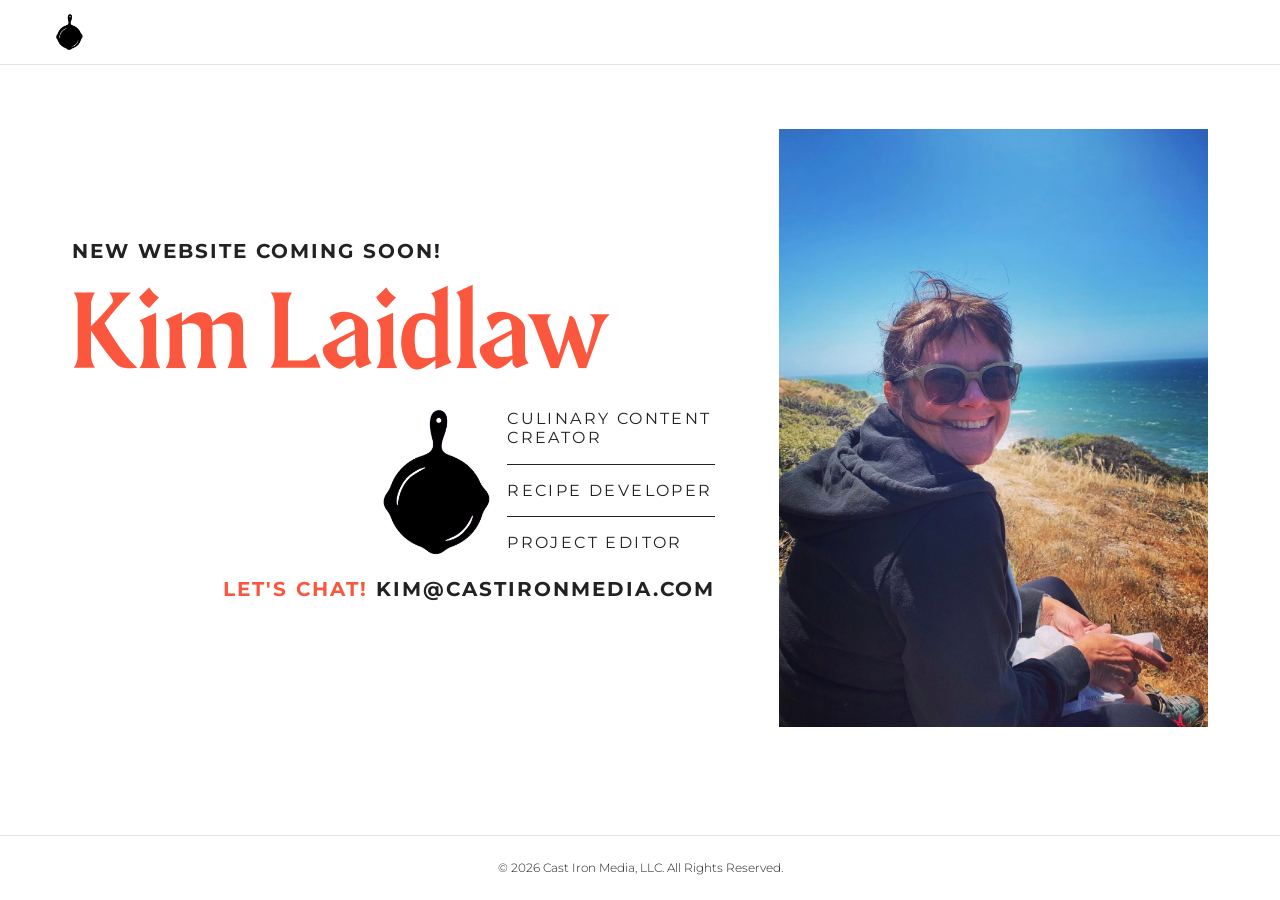
<file: index.html>
<!DOCTYPE html>
<html lang="en-US">
<head>
  <meta charset="UTF-8">
  <meta name="viewport" content="width=device-width, initial-scale=1">
  <title>Kim Laidlaw | Cast Iron Media</title>

  <link rel="preconnect" href="https://fonts.googleapis.com">
  <link rel="preconnect" href="https://fonts.gstatic.com" crossorigin>
  <link rel="stylesheet" href="https://fonts.googleapis.com/css2?family=Montserrat:ital,wght@0,100..900;1,100..900&display=swap">
  <link rel="stylesheet" href="staging/wp-content/themes/castirontheme/assets/css/style.css">

  <link rel="icon" type="image/png" href="staging/wp-content/themes/castirontheme/assets/images/favicons/favicon-96x96.png" sizes="96x96">
  <link rel="icon" type="image/svg+xml" href="staging/wp-content/themes/castirontheme/assets/images/favicons/favicon.svg">
  <link rel="shortcut icon" href="staging/wp-content/themes/castirontheme/assets/images/favicons/favicon.ico">
  <link rel="apple-touch-icon" sizes="180x180" href="staging/wp-content/themes/castirontheme/assets/images/favicons/apple-touch-icon.png">
</head>

<body>
  <div class="page-wrapper">

    <header class="header">
      <div class="header-content">
        <a href="#" class="header-logo" aria-label="Cast Iron Media home">
          <img src="staging/wp-content/themes/castirontheme/assets/images/castironlogo.png" alt="Cast Iron Media logo">
        </a>
      </div>
    </header>

    <main id="main">
      <section id="hero" class="section hero-section">
        <div class="hero-text">
          <h1>
            <span class="prehead head-three">New website coming soon!</span>
            Kim Laidlaw
          </h1>
          <div class="title-row">
            <div class="cast-iron-logo">
              <img src="staging/wp-content/themes/castirontheme/assets/images/castironlogo.png" alt="Cast Iron Media logo">
            </div>
            <ul class="title-list">
              <li>Culinary content creator</li>
              <li>Recipe developer</li>
              <li>Project editor</li>
            </ul>
          </div>
          <div class="email-row">
            <p class="head-three">
              Let's chat! <a href="mailto:kim@castironmedia.com">kim@castironmedia.com</a>
            </p>
          </div>
        </div>
        <div class="hero-image">
          <img src="staging/wp-content/uploads/2025/09/kim-website-hero.jpg" alt="Kim Laidlaw smiling at the camera on a sunny day by the ocean">
        </div>
      </section>
    </main>

    <footer id="footer" class="footer">
      <div class="footer-content">
        <p class="footer-copyright">&copy; 2026 Cast Iron Media, LLC. All&nbsp;Rights&nbsp;Reserved.</p>
      </div>
    </footer>

  </div><!-- .page-wrapper -->
</body>
</html>
</file>
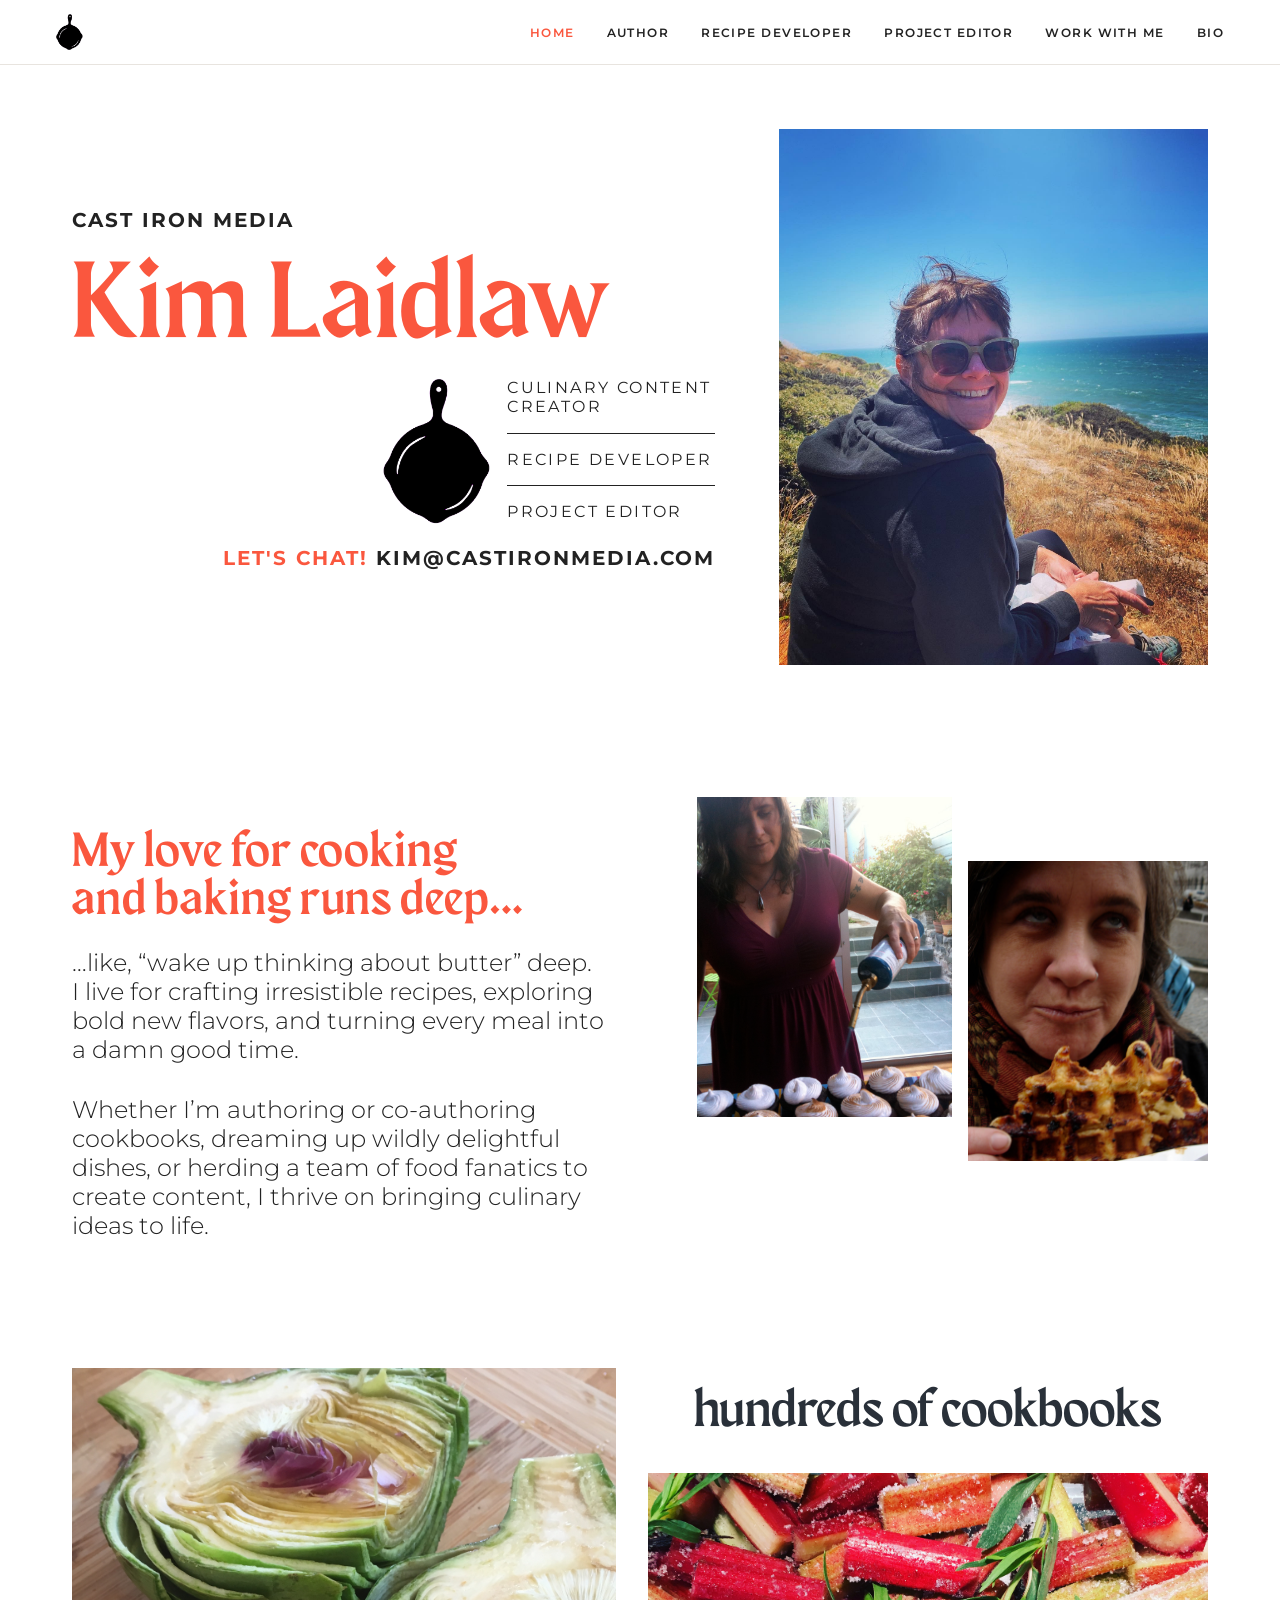
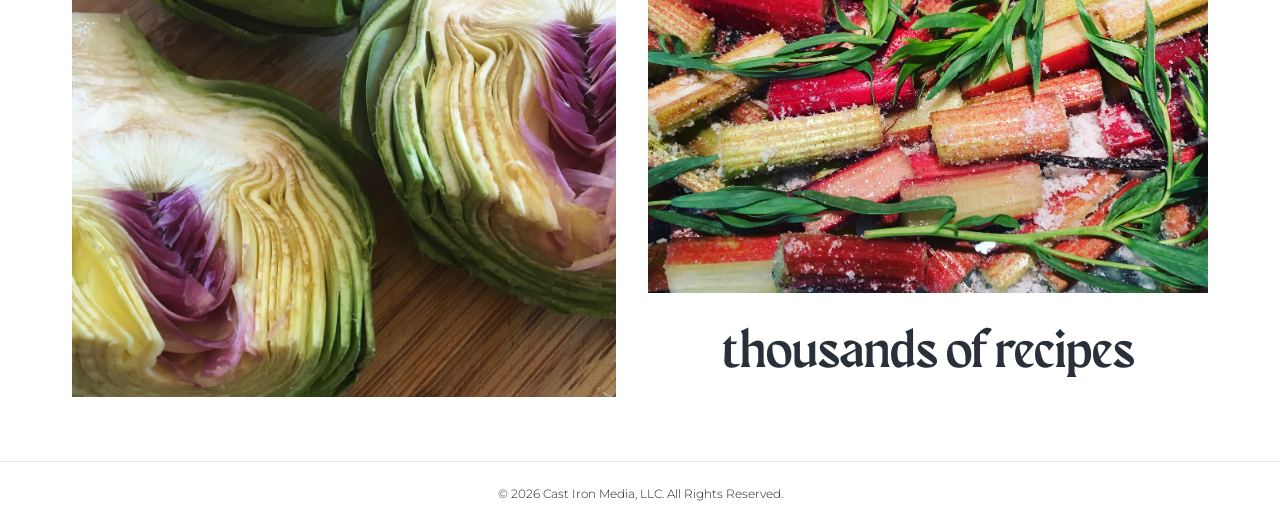
<file: staging/index.html>
<!DOCTYPE html>
<html lang="en-US">
<head>
  <meta charset="UTF-8">
  <meta name="viewport" content="width=device-width, initial-scale=1">
  <title>Kim Laidlaw | Cast Iron Media</title>

  <link rel="preconnect" href="https://fonts.googleapis.com">
  <link rel="preconnect" href="https://fonts.gstatic.com" crossorigin>
  <link rel="stylesheet" href="https://fonts.googleapis.com/css2?family=Montserrat:ital,wght@0,100..900;1,100..900&display=swap">
  <link rel="stylesheet" href="wp-content/themes/castirontheme/assets/css/style.css">

  <link rel="icon" type="image/png" href="wp-content/themes/castirontheme/assets/images/favicons/favicon-96x96.png" sizes="96x96">
  <link rel="icon" type="image/svg+xml" href="wp-content/themes/castirontheme/assets/images/favicons/favicon.svg">
  <link rel="shortcut icon" href="wp-content/themes/castirontheme/assets/images/favicons/favicon.ico">
  <link rel="apple-touch-icon" sizes="180x180" href="wp-content/themes/castirontheme/assets/images/favicons/apple-touch-icon.png">
</head>

<body>
  <div class="page-wrapper">

    <header class="header">
      <div class="header-content">
        <a href="#" class="header-logo" aria-label="Cast Iron Media home">
          <img src="wp-content/themes/castirontheme/assets/images/castironlogo.png" alt="Cast Iron Media logo">
        </a>
        <nav class="nav" id="main-nav" aria-label="Main navigation">
          <ul class="nav-list">
            <li><a class="current-page" href="index.html">Home</a></li>
            <li><a href="author.html">Author</a></li>
            <li><a href="recipe-developer.html">Recipe Developer</a></li>
            <li><a href="project-editor.html">Project Editor</a></li>
            <li><a href="work-with-me.html">Work With Me</a></li>
            <li><a href="biography.html">Bio</a></li>
          </ul>
        </nav>
        <button class="nav-toggle" id="nav-toggle" aria-controls="main-nav" aria-expanded="false" aria-label="Open navigation menu">
          <span class="nav-toggle-bar"></span>
          <span class="nav-toggle-bar"></span>
          <span class="nav-toggle-bar"></span>
        </button>
      </div>
    </header>

    <main id="main" class="main">

      <!-- HERO -->
      <section id="hero" class="section hero-section">
        <div class="hero-text">
          <h1>
            <span class="prehead head-three">Cast Iron Media</span>
            Kim Laidlaw
          </h1>
          <div class="title-row">
            <div class="cast-iron-logo">
              <img src="wp-content/themes/castirontheme/assets/images/castironlogo.png" alt="Cast Iron Media logo">
            </div>
            <ul class="title-list">
              <li>Culinary content creator</li>
              <li>Recipe developer</li>
              <li>Project editor</li>
            </ul>
          </div>
          <div class="email-row">
            <p class="head-three">
              Let's chat! <a href="mailto:kim@castironmedia.com">kim@castironmedia.com</a>
            </p>
          </div>
        </div>
        <div class="hero-image">
          <img src="wp-content/themes/castirontheme/assets/images/1-hero/hero-kim-laidlaw.jpg" alt="Kim Laidlaw sitting on coastal rocks, smiling over her shoulder">
        </div>
      </section>

      <!-- LOVE -->
      <section id="love" class="section love-section">
        <div class="love-text">
          <h2>My love for cooking and baking runs deep&hellip;</h2>
          <p>&hellip;like, &ldquo;wake up thinking about butter&rdquo; deep. I&nbsp;live for crafting irresistible recipes, exploring bold new flavors, and turning every meal into a damn good time.</p>
          <p>Whether I&rsquo;m authoring or co-authoring cookbooks, dreaming up wildly delightful dishes, or herding a team of food fanatics to create content, I thrive on bringing culinary ideas to life.</p>
        </div>
        <div class="love-images">
          <div class="love-image love-image--blowtorch">
            <img src="wp-content/themes/castirontheme/assets/images/2-love/love-blowtorch.JPG" alt="Kim using a blowtorch on a dessert">
          </div>
          <div class="love-image love-image--waffle">
            <img src="wp-content/themes/castirontheme/assets/images/2-love/love-waffle.jpg" alt="A beautifully made waffle">
          </div>
        </div>
      </section>

      <!-- FOOD STATS -->
      <section id="food" class="section food-section">
        <div class="food-image-large">
          <img src="wp-content/themes/castirontheme/assets/images/3-food/food-artichoke.JPG" alt="Halved artichokes on a wooden board">
        </div>
        <div class="food-right">
          <p class="food-stat">hundreds of cookbooks</p>
          <div class="food-image-small">
            <img src="wp-content/themes/castirontheme/assets/images/3-food/food-rhubarb.JPG" alt="Fresh rhubarb with herbs on a baking tray">
          </div>
          <p class="food-stat">thousands of recipes</p>
        </div>
      </section>

    </main>

    <footer id="footer" class="footer">
      <div class="footer-content">
        <p class="footer-copyright">&copy; 2026 Cast Iron Media, LLC. All&nbsp;Rights&nbsp;Reserved.</p>
      </div>
    </footer>

  </div><!-- .page-wrapper -->
  <script>
    const toggle = document.getElementById('nav-toggle');
    const nav = document.getElementById('main-nav');
    toggle.addEventListener('click', () => {
      const isOpen = toggle.getAttribute('aria-expanded') === 'true';
      toggle.setAttribute('aria-expanded', String(!isOpen));
      nav.classList.toggle('is-open', !isOpen);
    });
    // Close menu when a nav link is clicked
    nav.querySelectorAll('a').forEach(link => {
      link.addEventListener('click', () => {
        toggle.setAttribute('aria-expanded', 'false');
        nav.classList.remove('is-open');
      });
    });
  </script>
</body>
</html>
</file>
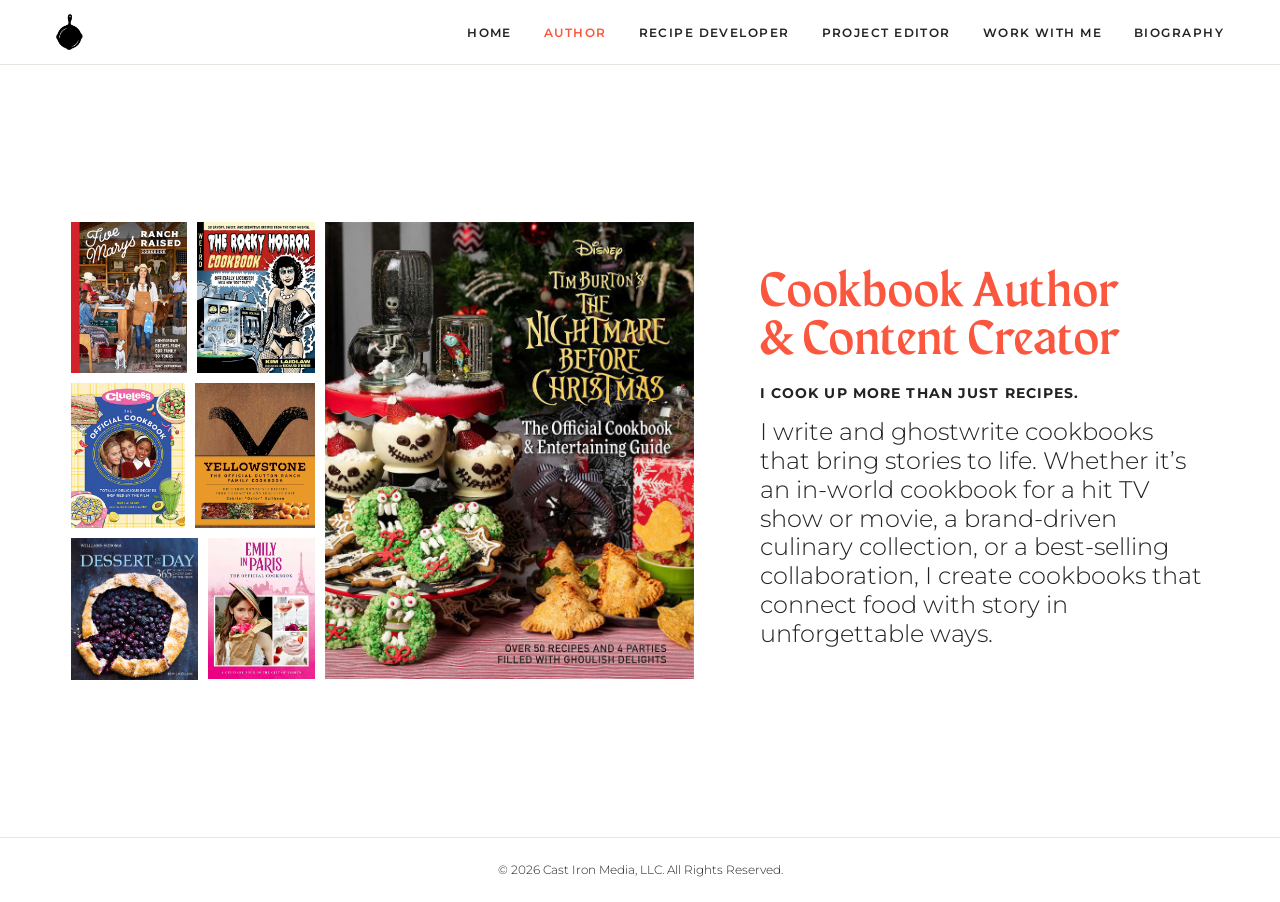
<file: staging/author.html>
<!DOCTYPE html>
<html lang="en-US">
<head>
  <meta charset="UTF-8">
  <meta name="viewport" content="width=device-width, initial-scale=1">
  <title>Author | Kim Laidlaw | Cast Iron Media</title>

  <link rel="preconnect" href="https://fonts.googleapis.com">
  <link rel="preconnect" href="https://fonts.gstatic.com" crossorigin>
  <link rel="stylesheet" href="https://fonts.googleapis.com/css2?family=Montserrat:ital,wght@0,100..900;1,100..900&display=swap">
  <link rel="stylesheet" href="wp-content/themes/castirontheme/assets/css/style.css">

  <link rel="icon" type="image/png" href="wp-content/themes/castirontheme/assets/images/favicons/favicon-96x96.png" sizes="96x96">
  <link rel="icon" type="image/svg+xml" href="wp-content/themes/castirontheme/assets/images/favicons/favicon.svg">
  <link rel="shortcut icon" href="wp-content/themes/castirontheme/assets/images/favicons/favicon.ico">
  <link rel="apple-touch-icon" sizes="180x180" href="wp-content/themes/castirontheme/assets/images/favicons/apple-touch-icon.png">
</head>

<body>
  <div class="page-wrapper">

    <header class="header">
      <div class="header-content">
        <a href="index.html" class="header-logo" aria-label="Cast Iron Media home">
          <img src="wp-content/themes/castirontheme/assets/images/castironlogo.png" alt="Cast Iron Media logo">
        </a>
        <nav class="nav" id="main-nav" aria-label="Main navigation">
          <ul class="nav-list">
            <li><a href="index.html">Home</a></li>
            <li><a class="current-page" href="author.html">Author</a></li>
            <li><a href="recipe-developer.html">Recipe Developer</a></li>
            <li><a href="project-editor.html">Project Editor</a></li>
            <li><a href="work-with-me.html">Work With Me</a></li>
            <li><a href="biography.html">Biography</a></li>
          </ul>
        </nav>
        <button class="nav-toggle" id="nav-toggle" aria-controls="main-nav" aria-expanded="false" aria-label="Open navigation menu">
          <span class="nav-toggle-bar"></span>
          <span class="nav-toggle-bar"></span>
          <span class="nav-toggle-bar"></span>
        </button>
      </div>
    </header>

    <main id="main" class="main">

      <section id="author" class="section author-section">
        <div class="author-text">
          <h2>Cookbook Author &amp; Content Creator</h2>
          <p class="author-subhead">I cook up more than just recipes.</p>
          <p>I write and ghostwrite cookbooks that bring stories to life. Whether it&rsquo;s an in-world cookbook for a hit TV show or movie, a brand-driven culinary collection, or a best-selling collaboration, I create cookbooks that connect food with story in unforgettable ways.</p>
        </div>
        <div class="author-books">
          <div class="author-books-grid">
            <div class="book-thumb"><img src="wp-content/themes/castirontheme/assets/images/4-author/five-marys-ranch-raised.jpg" alt="Five Mary's Ranch Raised cookbook cover"></div>
            <div class="book-thumb"><img src="wp-content/themes/castirontheme/assets/images/4-author/rocky-horror-cookbook.jpg" alt="The Rocky Horror Cookbook cover"></div>
            <div class="book-thumb"><img src="wp-content/themes/castirontheme/assets/images/4-author/clueless-cookbook.jpg" alt="The Clueless Official Cookbook cover"></div>
            <div class="book-thumb"><img src="wp-content/themes/castirontheme/assets/images/4-author/yellowstone-cookbook.jpeg" alt="Yellowstone The Official Dutton Ranch Family Cookbook cover"></div>
            <div class="book-thumb"><img src="wp-content/themes/castirontheme/assets/images/4-author/dessert-of-the-day.jpg" alt="Dessert of the Day cookbook cover"></div>
            <div class="book-thumb"><img src="wp-content/themes/castirontheme/assets/images/4-author/Emily-in-Paris-The-Official-Cookbook.jpg" alt="Emily in Paris The Official Cookbook cover"></div>
          </div>
          <div class="author-book-featured">
            <img src="wp-content/themes/castirontheme/assets/images/4-author/NightmareBeforeChristmas_cover.jpg" alt="Tim Burton's The Nightmare Before Christmas Official Cookbook cover">
          </div>
        </div>
      </section>

    </main>

    <footer id="footer" class="footer">
      <div class="footer-content">
        <p class="footer-copyright">&copy; 2026 Cast Iron Media, LLC. All&nbsp;Rights&nbsp;Reserved.</p>
      </div>
    </footer>

  </div><!-- .page-wrapper -->
  <script>
    const toggle = document.getElementById('nav-toggle');
    const nav = document.getElementById('main-nav');
    toggle.addEventListener('click', () => {
      const isOpen = toggle.getAttribute('aria-expanded') === 'true';
      toggle.setAttribute('aria-expanded', String(!isOpen));
      nav.classList.toggle('is-open', !isOpen);
    });
    nav.querySelectorAll('a').forEach(link => {
      link.addEventListener('click', () => {
        toggle.setAttribute('aria-expanded', 'false');
        nav.classList.remove('is-open');
      });
    });
  </script>
</body>
</html>
</file>
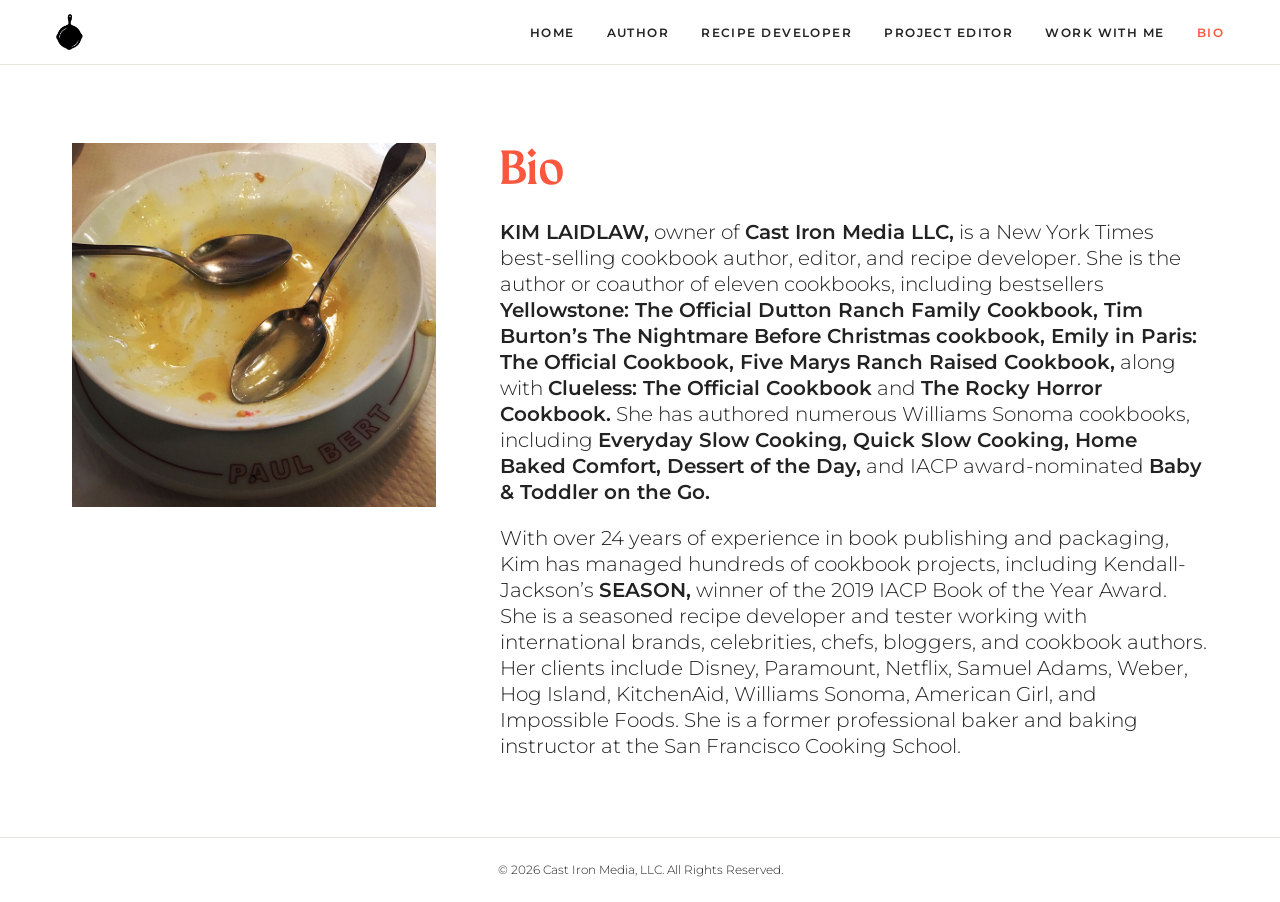
<file: staging/biography.html>
<!DOCTYPE html>
<html lang="en-US">
<head>
  <meta charset="UTF-8">
  <meta name="viewport" content="width=device-width, initial-scale=1">
  <title>Biography | Kim Laidlaw | Cast Iron Media</title>

  <link rel="preconnect" href="https://fonts.googleapis.com">
  <link rel="preconnect" href="https://fonts.gstatic.com" crossorigin>
  <link rel="stylesheet" href="https://fonts.googleapis.com/css2?family=Montserrat:ital,wght@0,100..900;1,100..900&display=swap">
  <link rel="stylesheet" href="wp-content/themes/castirontheme/assets/css/style.css">

  <link rel="icon" type="image/png" href="wp-content/themes/castirontheme/assets/images/favicons/favicon-96x96.png" sizes="96x96">
  <link rel="icon" type="image/svg+xml" href="wp-content/themes/castirontheme/assets/images/favicons/favicon.svg">
  <link rel="shortcut icon" href="wp-content/themes/castirontheme/assets/images/favicons/favicon.ico">
  <link rel="apple-touch-icon" sizes="180x180" href="wp-content/themes/castirontheme/assets/images/favicons/apple-touch-icon.png">
</head>

<body>
  <div class="page-wrapper">

    <header class="header">
      <div class="header-content">
        <a href="index.html" class="header-logo" aria-label="Cast Iron Media home">
          <img src="wp-content/themes/castirontheme/assets/images/castironlogo.png" alt="Cast Iron Media logo">
        </a>
        <nav class="nav" id="main-nav" aria-label="Main navigation">
          <ul class="nav-list">
            <li><a href="index.html">Home</a></li>
            <li><a href="author.html">Author</a></li>
            <li><a href="recipe-developer.html">Recipe Developer</a></li>
            <li><a href="project-editor.html">Project Editor</a></li>
            <li><a href="work-with-me.html">Work With Me</a></li>
            <li><a class="current-page" href="biography.html">Bio</a></li>
          </ul>
        </nav>
        <button class="nav-toggle" id="nav-toggle" aria-controls="main-nav" aria-expanded="false" aria-label="Open navigation menu">
          <span class="nav-toggle-bar"></span>
          <span class="nav-toggle-bar"></span>
          <span class="nav-toggle-bar"></span>
        </button>
      </div>
    </header>

    <main id="main" class="main">

      <section id="biography" class="section bio-section">
        <div class="bio-text">
          <h2>Bio</h2>
          <p><strong class="uppercase">Kim Laidlaw,</strong> owner of <strong>Cast Iron Media LLC,</strong> is a New York Times best-selling cookbook author, editor, and recipe developer. She is the author or coauthor of eleven cookbooks, including bestsellers <strong>Yellowstone: The Official Dutton Ranch Family Cookbook, Tim Burton&rsquo;s The Nightmare Before Christmas cookbook, Emily in Paris: The Official Cookbook, Five Marys Ranch Raised Cookbook,</strong> along with <strong>Clueless: The Official Cookbook</strong> and <strong>The Rocky Horror Cookbook.</strong> She has authored numerous Williams Sonoma cookbooks, including <strong>Everyday Slow Cooking, Quick Slow Cooking, Home Baked Comfort, Dessert of the Day,</strong> and IACP award-nominated <strong>Baby &amp; Toddler on the Go.</strong></p>
          <p>With over 24 years of experience in book publishing and packaging, Kim has managed hundreds of cookbook projects, including Kendall-Jackson&rsquo;s <strong>SEASON,</strong> winner of the 2019 IACP Book of the Year Award. She is a seasoned recipe developer and tester working with international brands, celebrities, chefs, bloggers, and cookbook authors. Her clients include Disney, Paramount, Netflix, Samuel Adams, Weber, Hog Island, KitchenAid, Williams Sonoma, American Girl, and Impossible Foods. She is a former professional baker and baking instructor at the San Francisco Cooking School.</p>
        </div>
        <div class="bio-media">
          <img src="wp-content/themes/castirontheme/assets/images/8-bio/bio-bowl.JPG" alt="Soup bowl with spoons at Paul Bert restaurant">
        </div>
      </section>

    </main>

    <footer id="footer" class="footer">
      <div class="footer-content">
        <p class="footer-copyright">&copy; 2026 Cast Iron Media, LLC. All&nbsp;Rights&nbsp;Reserved.</p>
      </div>
    </footer>

  </div><!-- .page-wrapper -->
  <script>
    const toggle = document.getElementById('nav-toggle');
    const nav = document.getElementById('main-nav');
    toggle.addEventListener('click', () => {
      const isOpen = toggle.getAttribute('aria-expanded') === 'true';
      toggle.setAttribute('aria-expanded', String(!isOpen));
      nav.classList.toggle('is-open', !isOpen);
    });
    nav.querySelectorAll('a').forEach(link => {
      link.addEventListener('click', () => {
        toggle.setAttribute('aria-expanded', 'false');
        nav.classList.remove('is-open');
      });
    });
  </script>
</body>
</html>
</file>
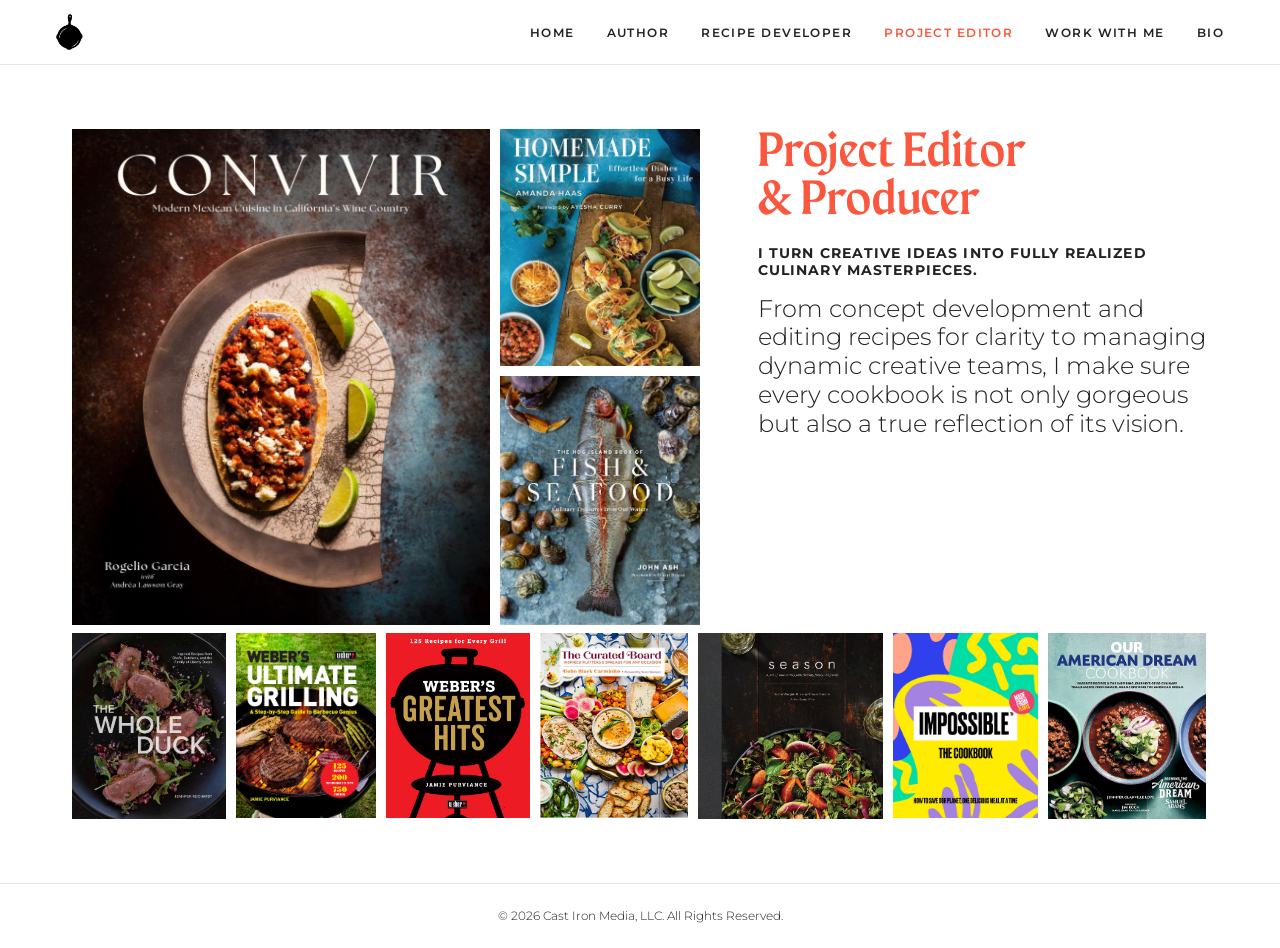
<file: staging/project-editor.html>
<!DOCTYPE html>
<html lang="en-US">
<head>
  <meta charset="UTF-8">
  <meta name="viewport" content="width=device-width, initial-scale=1">
  <title>Project Editor | Kim Laidlaw | Cast Iron Media</title>

  <link rel="preconnect" href="https://fonts.googleapis.com">
  <link rel="preconnect" href="https://fonts.gstatic.com" crossorigin>
  <link rel="stylesheet" href="https://fonts.googleapis.com/css2?family=Montserrat:ital,wght@0,100..900;1,100..900&display=swap">
  <link rel="stylesheet" href="wp-content/themes/castirontheme/assets/css/style.css">

  <link rel="icon" type="image/png" href="wp-content/themes/castirontheme/assets/images/favicons/favicon-96x96.png" sizes="96x96">
  <link rel="icon" type="image/svg+xml" href="wp-content/themes/castirontheme/assets/images/favicons/favicon.svg">
  <link rel="shortcut icon" href="wp-content/themes/castirontheme/assets/images/favicons/favicon.ico">
  <link rel="apple-touch-icon" sizes="180x180" href="wp-content/themes/castirontheme/assets/images/favicons/apple-touch-icon.png">
</head>

<body>
  <div class="page-wrapper">

    <header class="header">
      <div class="header-content">
        <a href="index.html" class="header-logo" aria-label="Cast Iron Media home">
          <img src="wp-content/themes/castirontheme/assets/images/castironlogo.png" alt="Cast Iron Media logo">
        </a>
        <nav class="nav" id="main-nav" aria-label="Main navigation">
          <ul class="nav-list">
            <li><a href="index.html">Home</a></li>
            <li><a href="author.html">Author</a></li>
            <li><a href="recipe-developer.html">Recipe Developer</a></li>
            <li><a class="current-page" href="project-editor.html">Project Editor</a></li>
            <li><a href="work-with-me.html">Work With Me</a></li>
            <li><a href="biography.html">Bio</a></li>
          </ul>
        </nav>
        <button class="nav-toggle" id="nav-toggle" aria-controls="main-nav" aria-expanded="false" aria-label="Open navigation menu">
          <span class="nav-toggle-bar"></span>
          <span class="nav-toggle-bar"></span>
          <span class="nav-toggle-bar"></span>
        </button>
      </div>
    </header>

    <main id="main" class="main">

      <section id="project" class="section project-section">
        <div class="project-text">
          <h2>Project Editor &amp; Producer</h2>
          <p class="project-subhead">I turn creative ideas into fully realized culinary masterpieces.</p>
          <p>From concept development and editing recipes for clarity to managing dynamic creative teams, I&nbsp;make sure every cookbook is not only gorgeous but also a true reflection of its vision.</p>
        </div>
        <div class="project-media">
          <div class="project-top">
            <div class="project-convivir">
              <img src="wp-content/themes/castirontheme/assets/images/6-project/Convivir.jpg" alt="Convivir cookbook cover">
            </div>
            <div class="project-stack">
              <div class="project-stack-img">
                <img src="wp-content/themes/castirontheme/assets/images/6-project/HomemadeSimple.jpg" alt="Homemade Simple cookbook cover">
              </div>
              <div class="project-stack-img">
                <img src="wp-content/themes/castirontheme/assets/images/6-project/hog-island-fish-and-seafood.jpg" alt="Hog Island Fish and Seafood cookbook cover">
              </div>
            </div>
          </div>
        </div>
        <div class="project-bottom-row">
          <div class="book-thumb"><img src="wp-content/themes/castirontheme/assets/images/6-project/TheWholeDuck_FrontCover_Jan25.jpg" alt="The Whole Duck cookbook cover"></div>
          <div class="book-thumb"><img src="wp-content/themes/castirontheme/assets/images/6-project/WEBER-Ultimate-Grillingr.jpg" alt="Weber's Ultimate Grilling cookbook cover"></div>
          <div class="book-thumb"><img src="wp-content/themes/castirontheme/assets/images/6-project/Weber-greatest-hits.jpg" alt="Weber's Greatest Hits cookbook cover"></div>
          <div class="book-thumb"><img src="wp-content/themes/castirontheme/assets/images/6-project/Curated-Board.jpg" alt="The Curated Board cookbook cover"></div>
          <div class="book-thumb"><img src="wp-content/themes/castirontheme/assets/images/6-project/SEASON.jpg" alt="Season cookbook cover"></div>
          <div class="book-thumb"><img src="wp-content/themes/castirontheme/assets/images/6-project/ImpossibleCover.jpg" alt="Impossible: The Cookbook cover"></div>
          <div class="book-thumb"><img src="wp-content/themes/castirontheme/assets/images/6-project/our-american-dream-cookbook.jpg" alt="Our American Dream Cookbook cover"></div>
        </div>
      </section>

    </main>

    <footer id="footer" class="footer">
      <div class="footer-content">
        <p class="footer-copyright">&copy; 2026 Cast Iron Media, LLC. All&nbsp;Rights&nbsp;Reserved.</p>
      </div>
    </footer>

  </div><!-- .page-wrapper -->
  <script>
    const toggle = document.getElementById('nav-toggle');
    const nav = document.getElementById('main-nav');
    toggle.addEventListener('click', () => {
      const isOpen = toggle.getAttribute('aria-expanded') === 'true';
      toggle.setAttribute('aria-expanded', String(!isOpen));
      nav.classList.toggle('is-open', !isOpen);
    });
    nav.querySelectorAll('a').forEach(link => {
      link.addEventListener('click', () => {
        toggle.setAttribute('aria-expanded', 'false');
        nav.classList.remove('is-open');
      });
    });
  </script>
</body>
</html>
</file>
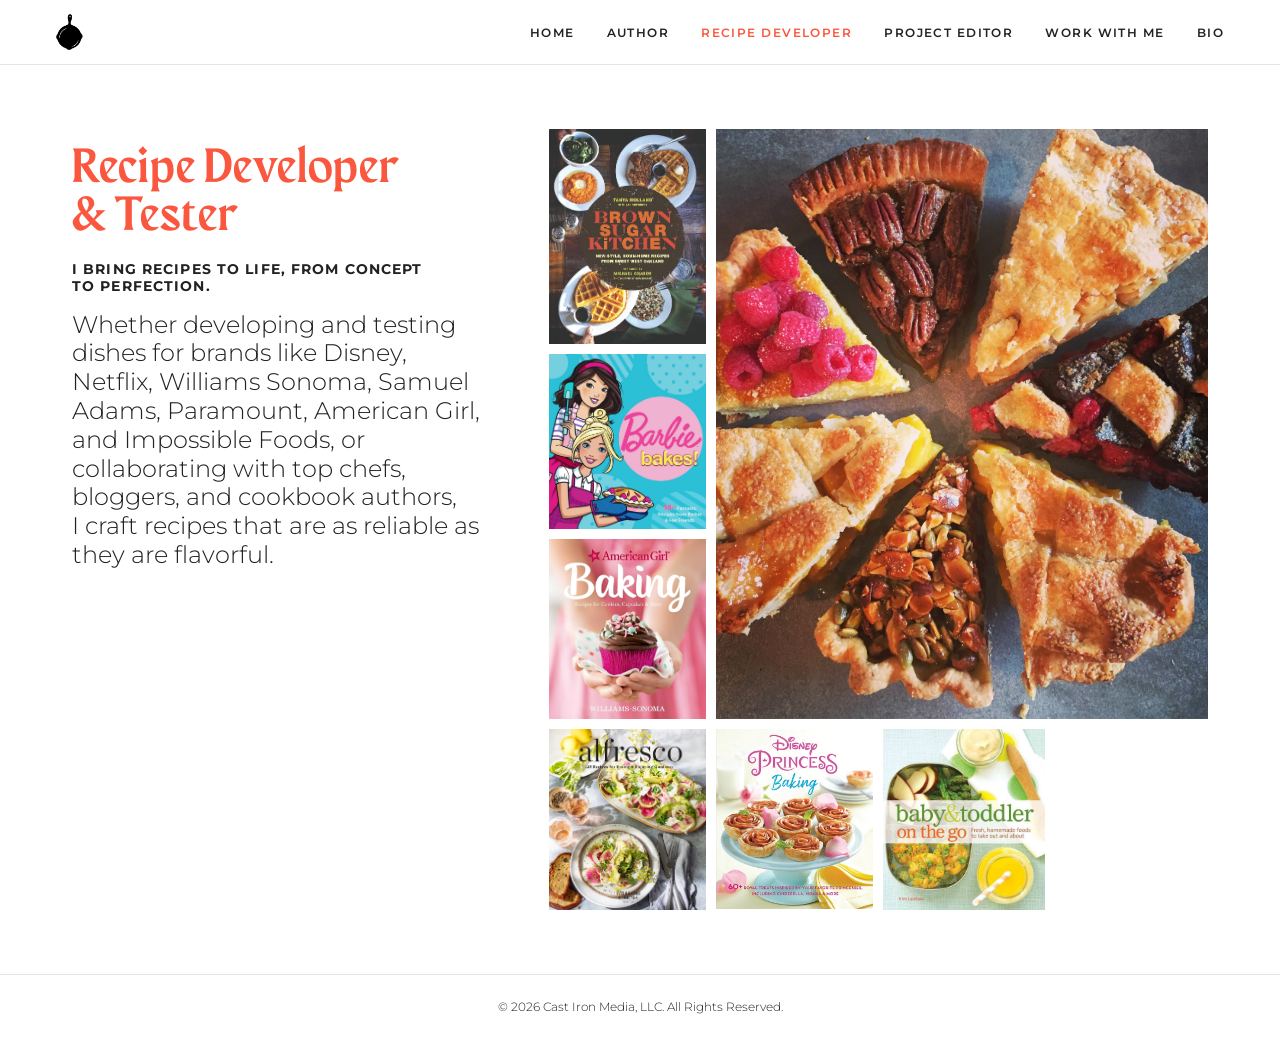
<file: staging/recipe-developer.html>
<!DOCTYPE html>
<html lang="en-US">
<head>
  <meta charset="UTF-8">
  <meta name="viewport" content="width=device-width, initial-scale=1">
  <title>Recipe Developer | Kim Laidlaw | Cast Iron Media</title>

  <link rel="preconnect" href="https://fonts.googleapis.com">
  <link rel="preconnect" href="https://fonts.gstatic.com" crossorigin>
  <link rel="stylesheet" href="https://fonts.googleapis.com/css2?family=Montserrat:ital,wght@0,100..900;1,100..900&display=swap">
  <link rel="stylesheet" href="wp-content/themes/castirontheme/assets/css/style.css">

  <link rel="icon" type="image/png" href="wp-content/themes/castirontheme/assets/images/favicons/favicon-96x96.png" sizes="96x96">
  <link rel="icon" type="image/svg+xml" href="wp-content/themes/castirontheme/assets/images/favicons/favicon.svg">
  <link rel="shortcut icon" href="wp-content/themes/castirontheme/assets/images/favicons/favicon.ico">
  <link rel="apple-touch-icon" sizes="180x180" href="wp-content/themes/castirontheme/assets/images/favicons/apple-touch-icon.png">
</head>

<body>
  <div class="page-wrapper">

    <header class="header">
      <div class="header-content">
        <a href="index.html" class="header-logo" aria-label="Cast Iron Media home">
          <img src="wp-content/themes/castirontheme/assets/images/castironlogo.png" alt="Cast Iron Media logo">
        </a>
        <nav class="nav" id="main-nav" aria-label="Main navigation">
          <ul class="nav-list">
            <li><a href="index.html">Home</a></li>
            <li><a href="author.html">Author</a></li>
            <li><a class="current-page" href="recipe-developer.html">Recipe Developer</a></li>
            <li><a href="project-editor.html">Project Editor</a></li>
            <li><a href="work-with-me.html">Work With Me</a></li>
            <li><a href="biography.html">Bio</a></li>
          </ul>
        </nav>
        <button class="nav-toggle" id="nav-toggle" aria-controls="main-nav" aria-expanded="false" aria-label="Open navigation menu">
          <span class="nav-toggle-bar"></span>
          <span class="nav-toggle-bar"></span>
          <span class="nav-toggle-bar"></span>
        </button>
      </div>
    </header>

    <main id="main" class="main">

      <section id="recipe" class="section recipe-section">
        <div class="recipe-text">
          <h2>Recipe Developer &amp; Tester</h2>
          <p class="recipe-subhead">I bring recipes to life, from concept to perfection.</p>
          <p>Whether developing and testing dishes for brands like Disney, Netflix, Williams Sonoma, Samuel Adams, Paramount, American Girl, and Impossible Foods, or collaborating with top chefs, bloggers, and cookbook authors, I&nbsp;craft recipes that are as reliable as they are flavorful.</p>
        </div>
        <div class="recipe-media">
          <div class="recipe-books-col">
            <div class="book-thumb"><img src="wp-content/themes/castirontheme/assets/images/5-recipe/brown-sugar-kitchen-cookbook.jpg" alt="Brown Sugar Kitchen cookbook cover"></div>
            <div class="book-thumb"><img src="wp-content/themes/castirontheme/assets/images/5-recipe/barbie-bakes-cookbook.jpg" alt="Barbie Bakes cookbook cover"></div>
            <div class="book-thumb"><img src="wp-content/themes/castirontheme/assets/images/5-recipe/american-girl-baking.jpg" alt="American Girl Baking cookbook cover"></div>
          </div>
          <div class="recipe-featured">
            <img src="wp-content/themes/castirontheme/assets/images/5-recipe/recipe-pies.JPG" alt="Freshly baked pies arranged in a circle">
          </div>
          <div class="recipe-bottom-books">
            <div class="book-thumb"><img src="wp-content/themes/castirontheme/assets/images/5-recipe/alfresco-cookbook.jpeg" alt="Alfresco cookbook cover"></div>
            <div class="book-thumb"><img src="wp-content/themes/castirontheme/assets/images/5-recipe/disney-princess-baking.jpg" alt="Disney Princess Baking cookbook cover"></div>
            <div class="book-thumb"><img src="wp-content/themes/castirontheme/assets/images/5-recipe/baby-toddler-cookbook.jpg" alt="Baby and Toddler cookbook cover"></div>
          </div>
        </div>
      </section>

    </main>

    <footer id="footer" class="footer">
      <div class="footer-content">
        <p class="footer-copyright">&copy; 2026 Cast Iron Media, LLC. All&nbsp;Rights&nbsp;Reserved.</p>
      </div>
    </footer>

  </div><!-- .page-wrapper -->
  <script>
    const toggle = document.getElementById('nav-toggle');
    const nav = document.getElementById('main-nav');
    toggle.addEventListener('click', () => {
      const isOpen = toggle.getAttribute('aria-expanded') === 'true';
      toggle.setAttribute('aria-expanded', String(!isOpen));
      nav.classList.toggle('is-open', !isOpen);
    });
    nav.querySelectorAll('a').forEach(link => {
      link.addEventListener('click', () => {
        toggle.setAttribute('aria-expanded', 'false');
        nav.classList.remove('is-open');
      });
    });
  </script>
</body>
</html>
</file>
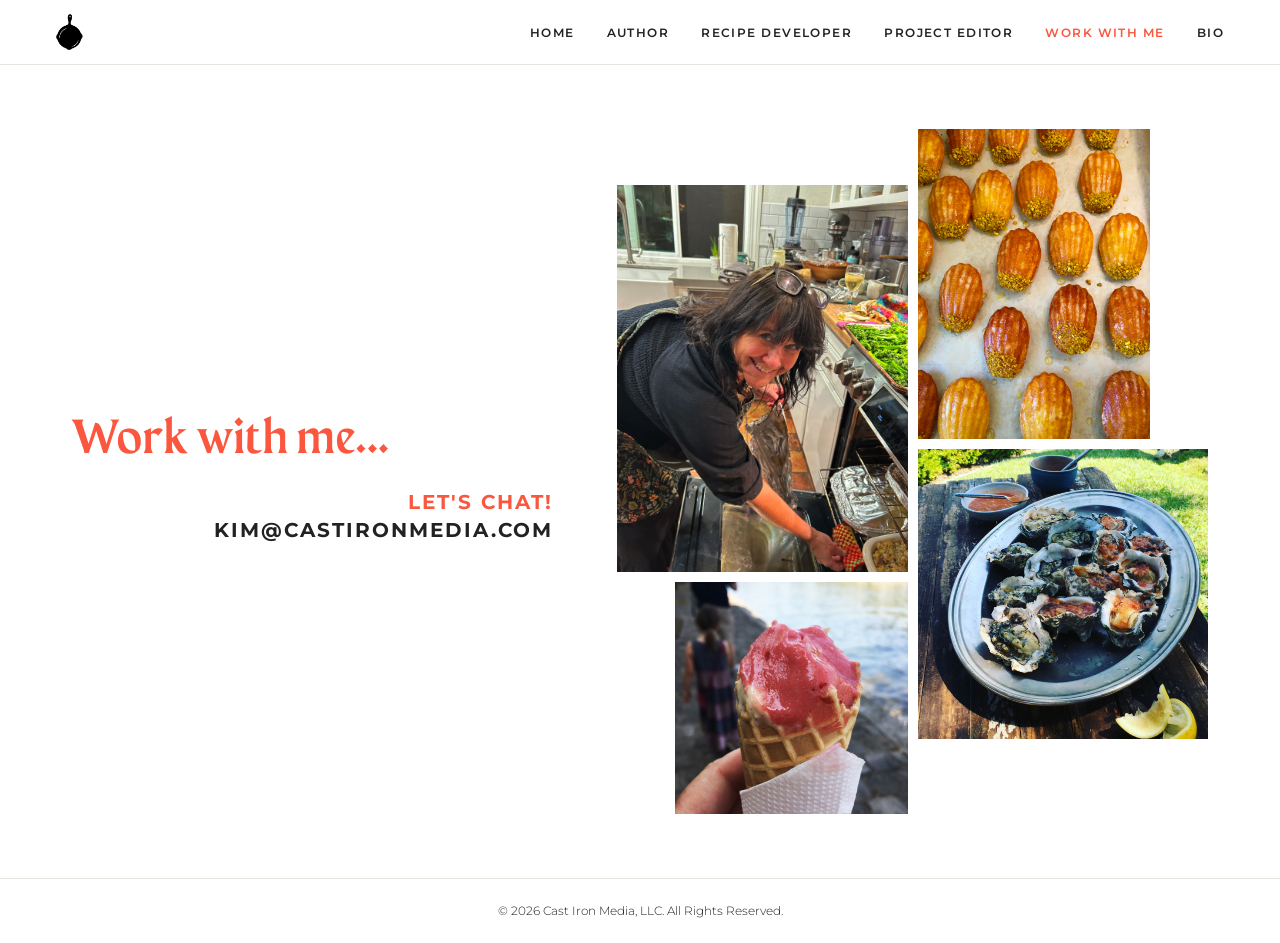
<file: staging/work-with-me.html>
<!DOCTYPE html>
<html lang="en-US">
<head>
  <meta charset="UTF-8">
  <meta name="viewport" content="width=device-width, initial-scale=1">
  <title>Work With Me | Kim Laidlaw | Cast Iron Media</title>

  <link rel="preconnect" href="https://fonts.googleapis.com">
  <link rel="preconnect" href="https://fonts.gstatic.com" crossorigin>
  <link rel="stylesheet" href="https://fonts.googleapis.com/css2?family=Montserrat:ital,wght@0,100..900;1,100..900&display=swap">
  <link rel="stylesheet" href="wp-content/themes/castirontheme/assets/css/style.css">

  <link rel="icon" type="image/png" href="wp-content/themes/castirontheme/assets/images/favicons/favicon-96x96.png" sizes="96x96">
  <link rel="icon" type="image/svg+xml" href="wp-content/themes/castirontheme/assets/images/favicons/favicon.svg">
  <link rel="shortcut icon" href="wp-content/themes/castirontheme/assets/images/favicons/favicon.ico">
  <link rel="apple-touch-icon" sizes="180x180" href="wp-content/themes/castirontheme/assets/images/favicons/apple-touch-icon.png">
</head>

<body>
  <div class="page-wrapper">

    <header class="header">
      <div class="header-content">
        <a href="index.html" class="header-logo" aria-label="Cast Iron Media home">
          <img src="wp-content/themes/castirontheme/assets/images/castironlogo.png" alt="Cast Iron Media logo">
        </a>
        <nav class="nav" id="main-nav" aria-label="Main navigation">
          <ul class="nav-list">
            <li><a href="index.html">Home</a></li>
            <li><a href="author.html">Author</a></li>
            <li><a href="recipe-developer.html">Recipe Developer</a></li>
            <li><a href="project-editor.html">Project Editor</a></li>
            <li><a class="current-page" href="work-with-me.html">Work With Me</a></li>
            <li><a href="biography.html">Bio</a></li>
          </ul>
        </nav>
        <button class="nav-toggle" id="nav-toggle" aria-controls="main-nav" aria-expanded="false" aria-label="Open navigation menu">
          <span class="nav-toggle-bar"></span>
          <span class="nav-toggle-bar"></span>
          <span class="nav-toggle-bar"></span>
        </button>
      </div>
    </header>

    <main id="main" class="main">

      <section id="work-with-me" class="section work-section">
        <div class="work-text">
          <h2>Work with me&hellip;</h2>
          <!-- <p>[Body copy placeholder &mdash; paste your text here]</p> -->
          <div class="email-row">
            <p class="head-three">
              Let's chat! <a href="mailto:kim@castironmedia.com">kim@castironmedia.com</a>
            </p>
          </div>
        </div>
        <div class="work-photos">
          <div class="work-col work-col--left">
            <div class="work-photo"><img src="wp-content/themes/castirontheme/assets/images/7-work/work-kim-oven.jpg" alt="Kim pulling food from the oven"></div>
            <div class="work-photo"><img src="wp-content/themes/castirontheme/assets/images/7-work/work-gelato.JPG" alt="Gelato being scooped at a market"></div>
          </div>
          <div class="work-col work-col--right">
            <div class="work-photo"><img src="wp-content/themes/castirontheme/assets/images/7-work/work-madeleines.jpg" alt="Freshly baked madeleines on a tray"></div>
            <div class="work-photo"><img src="wp-content/themes/castirontheme/assets/images/7-work/work-oysters.JPG" alt="Fresh oysters on ice"></div>
          </div>
        </div>
      </section>

    </main>

    <footer id="footer" class="footer">
      <div class="footer-content">
        <p class="footer-copyright">&copy; 2026 Cast Iron Media, LLC. All&nbsp;Rights&nbsp;Reserved.</p>
      </div>
    </footer>

  </div><!-- .page-wrapper -->
  <script>
    const toggle = document.getElementById('nav-toggle');
    const nav = document.getElementById('main-nav');
    toggle.addEventListener('click', () => {
      const isOpen = toggle.getAttribute('aria-expanded') === 'true';
      toggle.setAttribute('aria-expanded', String(!isOpen));
      nav.classList.toggle('is-open', !isOpen);
    });
    nav.querySelectorAll('a').forEach(link => {
      link.addEventListener('click', () => {
        toggle.setAttribute('aria-expanded', 'false');
        nav.classList.remove('is-open');
      });
    });
  </script>
</body>
</html>
</file>
<file: staging/wp-content/themes/castirontheme/assets/css/style.css>
/* http://meyerweb.com/eric/tools/css/reset/ v2.0 | 20110126 License: none (public domain) */
html,body,div,span,applet,object,iframe,h1,h2,h3,h4,h5,h6,p,blockquote,pre,a,abbr,acronym,address,big,cite,code,del,dfn,em,img,ins,kbd,q,s,samp,small,strike,strong,sub,sup,tt,var,b,u,i,center,dl,dt,dd,ol,ul,li,fieldset,form,label,legend,table,caption,tbody,tfoot,thead,tr,th,td,article,aside,canvas,details,embed,figure,figcaption,footer,header,hgroup,menu,nav,output,ruby,section,summary,time,mark,audio,video{margin:0;padding:0;border:0;font-size:100%;font:inherit;vertical-align:baseline;}
/* HTML5 display-role reset for older browsers */
article,aside,details,figcaption,figure,footer,header,hgroup,menu,nav,section{display:block;}body{line-height:1;}ol,ul{list-style:none;}blockquote,q{quotes:none;}blockquote:before,blockquote:after,q:before,q:after{content:'';content:none;}table{border-collapse:collapse;border-spacing:0;}
ul,ol{padding-inline-start:0;margin-block-start:0;margin-block-end:0;}

*, *::before, *::after { box-sizing: border-box; }

/* utility classes */
.nowrap{white-space:nowrap;}
.hidden{display:none;}
.screen-reader-only{clip:rect(1px,1px,1px,1px);height:1px;width:1px;overflow:hidden;position:absolute;}
.clearfix::after{content:'';display:table;clear:both;}
.uppercase{text-transform:uppercase;}

@font-face {
  font-family: Maragsa;
  src: url(/staging/wp-content/themes/castirontheme/assets/fonts/MaragsaDisplay-GO6PD.otf);
  font-weight: normal;
}

/* color, font and size variables */
:root {
  --black: #222;
  --dark-gray: #293039;
  --white: #fff;
  --highlight: #fa573e;

  --body-font: 'Montserrat';
  --display-font: 'Maragsa';

  --half-space: .5rem;
  --single-space: 1rem;
  --mid-space: 1.5rem;
  --double-space: 2rem;
  --max-width: 80rem;
  --narrow-max-width: 56.25rem;

  --header-height: 4rem;
  --footer-height: 4rem;
  --mobile-padding-x: 1rem;
  --mobile-padding-y: 2rem;
  --mid-padding-x: 1.5rem;
  --mid-padding-y: 3rem;
  --desktop-padding-x: 2rem;
  --desktop-padding-y: 4rem;
  --content-max-width: 75rem;
}

body {
  background: #FFF;
  color: #222;
  font-size: 16px;
  line-height: 1.2;
  font-family: 'Montserrat', sans-serif;
  font-family: var(--body-font);
  font-weight: 300;
  font-optical-sizing: auto;
}
img {
  height: auto;
  max-width: 100%;
}
/* ============================
   LAYOUT
   ============================ */

.page-wrapper,
.main {
  display: flex;
  flex-direction: column;
  min-height: 100dvh;
  width: 100%;
}
.main {
  min-height: calc(100dvh - var(--header-height) - var(--footer-height, 0));
  justify-content: center;
}

/* ============================
   HEADER / NAV
   ============================ */
.header {
  position: sticky;
  top: 0;
  z-index: 100;
  background: var(--white);
  border-bottom: 1px solid #e8e4df;
  /* needed so the mobile dropdown positions relative to the header */
  isolation: isolate;
}
.header-content {
  display: flex;
  align-items: center;
  justify-content: space-between;
  max-width: var(--content-max-width);
  margin: 0 auto;
  padding: 0 var(--mobile-padding-x);
  height: var(--header-height);
}
.header-logo img {
  display: block;
  height: 2.25rem;
  width: auto;
}
.nav-list {
  display: flex;
  gap: 2rem;
  list-style: none;
}
.nav-list a {
  font-size: 0.75rem;
  font-weight: 600;
  letter-spacing: 0.12em;
  text-transform: uppercase;
  text-decoration: none;
  color: var(--black);
  transition: color 0.2s ease;
}
.nav-list a:hover,
.nav-list a:focus,
.nav-list a:active,
.nav-list a.current-page {
  color: var(--highlight);
}
.nav-list a.current-page {
  pointer-events: none;
  cursor: default;
}

/* Hamburger button — visible only below 900px */
.nav-toggle {
  display: none;
  flex-direction: column;
  justify-content: center;
  gap: 5px;
  background: none;
  border: none;
  cursor: pointer;
  padding: 0.5rem;
  margin: -0.5rem;
}
.nav-toggle-bar {
  display: block;
  width: 22px;
  height: 2px;
  background: var(--black);
  border-radius: 2px;
  transition: transform 0.25s ease, opacity 0.25s ease;
  transform-origin: center;
}
/* Animate bars to X when open */
.nav-toggle[aria-expanded="true"] .nav-toggle-bar:nth-child(1) {
  transform: translateY(7px) rotate(45deg);
}
.nav-toggle[aria-expanded="true"] .nav-toggle-bar:nth-child(2) {
  opacity: 0;
}
.nav-toggle[aria-expanded="true"] .nav-toggle-bar:nth-child(3) {
  transform: translateY(-7px) rotate(-45deg);
}

@media (max-width: 56.25em) { /* 900px */
  .nav-toggle {
    display: flex;
  }
  .nav {
    display: none;
    position: absolute;
    top: var(--header-height);
    left: 0;
    right: 0;
    background: var(--white);
    border-bottom: 1px solid #e8e4df;
    padding: 1rem var(--mobile-padding-x) 1.5rem;
  }
  .nav.is-open {
    display: block;
  }
  .nav-list {
    flex-direction: column;
    gap: 0;
  }
  .nav-list a {
    display: block;
    padding: 0.875rem 0;
    border-bottom: 1px solid #e8e4df;
    font-size: 0.8125rem;
  }
  .nav-list li:last-child a {
    border-bottom: none;
  }
}

/* ============================
   SECTIONS
   ============================ */
.section {
  max-width: var(--content-max-width);
  margin: 0 auto;
  padding: var(--mobile-padding-y) var(--mobile-padding-x);
}
@media only screen and (min-width: 37.5em) { /* 600px */
  .section {
    padding: var(--mid-padding-y) var(--mid-padding-x);
  }
}
@media only screen and (min-width: 56.25em) { /* 900px */
  .section {
    padding: var(--desktop-padding-y) var(--desktop-padding-x);
  }
}

/* ============================
   FOOTER
   ============================ */
.footer {
  border-top: 1px solid #e8e4df;
  margin-top: auto;
}
.footer-content {
  max-width: var(--content-max-width);
  margin: 0 auto;
  padding: 0 var(--mobile-padding-x);
  text-align: center;
  height: var(--footer-height);
  display: flex;
  justify-content: center;
  align-items: center;
}
h1, .head-one, h2, .head-two, h3, .head-three {
  text-wrap: balance;
  line-height: 1;
  font-family: var(--display-font);
  letter-spacing: .02em;
}
h1, .head-one {
  font-size: 4rem;
  color: var(--highlight);
  margin-bottom: 2rem;
}
h2, .head-two {
  font-size: 1.75rem;
  color: var(--highlight);
  font-weight: 500;
}
h3, .head-three {
  font-family: var(--body-font);
  text-transform: uppercase;
  color: var(--black);
  font-family: var(--body-font);
  font-size: .875rem;
  font-weight: 700;
  line-height: 1.4;
  letter-spacing: .1em;
  margin-bottom: 1em;
}
p {
  margin-bottom: 2rem;
  text-wrap: pretty;
}
p strong {
  font-weight: 600;
}
.footer-copyright {
  font-size: .75em;
} 
a {
  color: inherit;
}
.head-three a {
  color: var(--black);
  text-decoration: none;
  transition: all .3s ease-in-out;
}
.head-three a:active,
.head-three a:hover,
.head-three a:focus {
  color: var(--highlight);
}
@media only screen and ( min-width: 37.5em ) { /* 600px */
  h1, .head-one {
    font-size: 4rem;
  }
  h2, .head-two {
    font-size: 1.5rem;
  }
  h3, .head-three {
    font-size: 1rem;
  }
  p {
    font-size: 1.25rem;
  }
}
@media only screen and ( min-width: 46.875em ) { /* 750px */
  .header .content, 
  .main .content, 
  .footer .content{
    padding: 2em;
  }
  h1, .head-one {
    font-size: 5rem;
  }
  h2, .head-two {
    font-size: 2rem;
  }
  p {
    font-size: 1.25rem;
  }
}
@media only screen and ( min-width: 56.25em ) { /* 900px */
  .header .content, 
  .main .content, 
  .footer .content{
    padding: 2em;
  }
  h1, .head-one {
    font-size: 6rem;
  }
  h2, .head-two {
    font-size: 2rem;
  }
  h3, .head-three {
    font-size: 1.125rem;
  }
  p {
    font-size: 1.5rem;
  }
}
@media only screen and (min-width: 65.625em) { /* 1050px */
  h1, .head-one {
    font-size: 6.75rem;
  }
  h2, .head-two {
    font-size: 3rem;
  }
  h3, .head-three {
    font-size: 1.25rem;
  }
}

.home-page {
  display: flex;
  flex-wrap: wrap;
  justify-content: center;
  align-items: center;
  text-align: center;
  height: 100%;
  width: auto;
}
.home-page > * {
  flex: 1 0 100%;
}

.hero-section {
  display: flex;
  flex-wrap: wrap;
  gap: var(--mobile-padding-x);
  max-width: 75em;
}
.hero-text {
  display: flex;
  flex-direction: column;
  width: 100%;
  gap: var(--mobile-padding-x);
}
.hero-section h1 {
  margin-bottom: 0;
}
.prehead {
  display: block;
}
.title-row {
  display: flex;
  justify-content: end;
  gap: var(--mobile-padding-x);
}
.cast-iron-logo {
  flex: 0 1 5.75em;
  display: block;
}
.title-list {
  flex: 0 1 13em;
  display: flex;
  flex-direction: column;
  row-gap: var(--mobile-padding-x);
  max-width: 16em;
  text-transform: uppercase;
  font-size: .875em;
  font-weight:  400;
  letter-spacing: .15em;
  max-width: 16em;
}
.title-list li + li {
  padding-top: var(--mobile-padding-x);
  border-top: 1px solid var(--black);
}
.email-row p {
  color: var(--highlight);
  text-align: right;
}
@media only screen and (min-width: 37.5em) {
  .hero-section {
    flex-wrap: nowrap;
    align-items: center;
  }
  .hero-image {
    flex: 0 1 50%;
  }
}
@media only screen and (min-width: 56.25em) {
  .hero-text {
    flex: 1 1 75%;
  }
  .hero-image {
    flex: 1 1 50%;
  }
  .cast-iron-logo {
    flex-basis: 6.25em;
  }
  .title-list {
    font-size: .9375rem
  }
}
@media only screen and (min-width: 65.625em) {
  .hero-section {
    gap: 4em;
  }
  .cast-iron-logo {
    flex-basis: 6.75em;
  }
  .title-list {
    font-size: 1rem
  }
}

/* ============================
   LOVE SECTION
   ============================ */
.love-section {
  display: flex;
  flex-direction: column;
  gap: 3rem;
}

/* Images: stacked/offset pair */
.love-images {
  display: grid;
  grid-template-columns: 50% calc(50% - var(--mobile-padding-x));
  grid-template-rows: auto auto;
  gap: var(--mobile-padding-x);
}
.love-image {
  min-width: 0; /* prevent grid blowout from intrinsic image size */
  overflow: hidden;
}
.love-image img {
  width: 100%;
  height: 100%;
  object-fit: cover;
  display: block;
}
.love-image--blowtorch {
  grid-column: 1;
  grid-row: 1;
  aspect-ratio: 4 / 5;
}
.love-image--waffle {
  grid-column: 2;
  grid-row: 1;
  aspect-ratio: 4 / 5;
  margin-top: 4rem; /* offset downward to create staggered effect */
}

/* Text */
.love-text h2 {
  margin-bottom: 1.5rem;
}
.love-text p:last-child {
  margin-bottom: 0;
}

/* Desktop: images left, text right */
@media only screen and (min-width: 56.25em) { /* 900px */
  .love-section {
    flex-direction: row;
    align-items: flex-start;
    gap: 5rem;
  }
  .love-images {
    flex: 0 0 45%;
    max-width: 45%;
    padding-right: 0;
  }
  .love-text {
    flex: 1;
    padding-top: 2rem;
  }
}

/* ============================
   FOOD STATS SECTION
   ============================ */
.food-section {
  display: flex;
  flex-direction: column;
  gap: 2rem;
}

.food-image-large {
  min-width: 0;
  overflow: hidden;
}
.food-image-large img {
  width: 100%;
  height: 100%;
  object-fit: cover;
  display: block;
  aspect-ratio: 4 / 3;
}

.food-right {
  display: flex;
  flex-direction: column;
  gap: 1.25rem;
}

.food-stat {
  font-family: var(--display-font);
  font-size: clamp(2rem, 8vw, 3.5rem);
  line-height: 1.1;
  color: var(--dark-gray);
  text-align: center;
  text-wrap: balance;
  margin-bottom: 0;
}

.food-image-small {
  min-width: 0;
  overflow: hidden;
}
.food-image-small img {
  width: 100%;
  display: block;
  aspect-ratio: 4 / 3;
  object-fit: cover;
}

/* Desktop: artichoke left, right column alongside */
@media only screen and (min-width: 37.5em) { /* 600px */
  .food-section {
    flex-direction: row;
    align-items: stretch;
    gap: var(--mid-padding-x);
  }
  .food-image-large {
    flex: 0 0 calc(50% - var(--mid-padding-x));
  }
  .food-image-large img {
    aspect-ratio: auto;
    height: 100%;
  }
  .food-right {
    flex: 1;
    justify-content: space-between;
    gap: 2rem;
    padding: 1rem 0;
  }
  .food-stat {
    font-size: clamp(2.5rem, 4vw, 4rem);
  }
}
@media only screen and (min-width: 56.25em) { /* 900px */
  .food-section {
    flex-direction: row;
    align-items: stretch;
    gap: var(--desktop-padding-x);
  }
}

/* ============================
   AUTHOR SECTION
   ============================ */
.author-section {
  display: flex;
  flex-direction: column;
  gap: 3rem;
}

/* Mobile: featured cover on top, small grid below */
.author-books {
  display: flex;
  flex-direction: column;
  gap: 0.5rem;
}
.author-book-featured {
  min-width: 0;
  overflow: hidden;
}
.author-book-featured img {
  width: 100%;
  height: 100%;
}
.author-books-grid {
  display: flex;
  flex-wrap: wrap;
  gap: 0.5em;
}
.book-thumb {
  overflow: hidden;
  margin-bottom: 0;
}
.book-thumb img {
  width: 100%;
  display: block;
}
/* Proportional widths: flex-basis = each cover's aspect ratio share within its row,
   minus 0.667em per item to account for the 2 gaps (2em / 3 items) per row */
.author-books-grid .book-thumb:nth-of-type(1) { flex: 0 0 calc(32.84% - 0.333em); } /* Five Mary's     368×480  */
.author-books-grid .book-thumb:nth-of-type(2) { flex: 0 0 calc(33.58% - 0.333em); } /* Rocky Horror    784×1000 */
.author-books-grid .book-thumb:nth-of-type(3) { flex: 0 0 calc(33.58% - 0.333em); } /* Clueless        392×500  */
.author-books-grid .book-thumb:nth-of-type(4) { flex: 0 0 calc(33.34% - 0.333em); } /* Yellowstone     830×1000 */
.author-books-grid .book-thumb:nth-of-type(5) { flex: 0 0 calc(36.03% - 0.333em); } /* Dessert of Day  643×717  */
.author-books-grid .book-thumb:nth-of-type(6) { flex: 0 0 calc(30.63% - 0.333em); } /* Emily in Paris  1525×2000 */

/* Author text */
.author-subhead {
  font-weight: 700;
  text-transform: uppercase;
  letter-spacing: 0.08em;
  font-size: 0.875rem;
  margin-bottom: 1rem;
}
.author-text h2 {
  margin-bottom: 1.25rem;
}
.author-text p:last-child {
  margin-bottom: 0;
}
@media only screen and (min-width: 37.5em) { /* 600px */
  .author-books {
    gap: 0.625rem;
    flex-direction: row;
    align-items: flex-start;
  }
  .author-books-grid {
    flex: 0 0 calc(40.1% - 0.375rem);
    align-self: flex-start;
    display: flex;
    flex-wrap: wrap;
    gap: 0.625rem;
    align-content: flex-start;
  }
  .book-thumb {
    margin-bottom: 0;
  }
  .book-thumb img {
    width: 100%;
    display: block;
  }
  /* Proportional widths for 2-per-row desktop layout, gap deduction = 0.3125rem per item */
  .author-books-grid .book-thumb:nth-of-type(1) { flex: 0 0 calc(49.44% - 0.3125rem); } /* Five Mary's    */
  .author-books-grid .book-thumb:nth-of-type(2) { flex: 0 0 calc(50.56% - 0.3125rem); } /* Rocky Horror   */
  .author-books-grid .book-thumb:nth-of-type(3) { flex: 0 0 calc(48.58% - 0.3125rem); } /* Clueless       */
  .author-books-grid .book-thumb:nth-of-type(4) { flex: 0 0 calc(51.42% - 0.3125rem); } /* Yellowstone    */
  .author-books-grid .book-thumb:nth-of-type(5) { flex: 0 0 calc(54.05% - 0.3125rem); } /* Dessert of Day */
  .author-books-grid .book-thumb:nth-of-type(6) { flex: 0 0 calc(45.95% - 0.3125rem); } /* Emily in Paris */
  .author-book-featured {
    flex: 0 0 calc(59.9% - 0.375rem);
  }
  .author-book-featured img {
    width: 100%;
    display: block;
  }
}
/* Desktop: small grid + featured cover side by side on left, text right */
@media only screen and (min-width: 56.25em) { /* 900px */
  .author-section {
    flex-direction: row-reverse;
    align-items: center;
    gap: 4rem;
  }
  .author-books {
    flex: 0 0 55%;
  }
  .author-book-featured img {
    width: 100%;
    display: block;
  }
  .author-text {
    flex: 0 0 calc(40% - 0.375rem);
    padding-top: 1rem;
  }
}

/* ============================
   RECIPE SECTION
   ============================ */
.recipe-section {
  display: flex;
  flex-direction: column;
  gap: 3rem;
}
.recipe-text h2 {
  margin-bottom: 1.25rem;
}
.recipe-subhead {
  font-weight: 700;
  text-transform: uppercase;
  letter-spacing: 0.08em;
  font-size: 0.875rem;
  margin-bottom: 1rem;
}
.recipe-text p:last-child {
  margin-bottom: 0;
}

/* Mobile: pies full width, then books in 3-col proportional row */
.recipe-media {
  display: flex;
  flex-direction: column;
  gap: 0.5rem;
}
.recipe-featured {
  min-width: 0;
}
.recipe-featured img {
  width: 100%;
  display: block;
}
/* Mobile: left-col books shown as a proportional row */
.recipe-books-col {
  display: flex;
  gap: 0.5rem;
}
/* brown-sugar 0.730, barbie-bakes 0.902, american-girl 0.873 — total 2.505 */
.recipe-books-col .book-thumb:nth-of-type(1) { flex: 0 0 calc(29.14% - 0.333em); } /* brown-sugar    */
.recipe-books-col .book-thumb:nth-of-type(2) { flex: 0 0 calc(36.01% - 0.333em); } /* barbie-bakes   */
.recipe-books-col .book-thumb:nth-of-type(3) { flex: 0 0 calc(34.85% - 0.333em); } /* american-girl  */
.recipe-books-col .book-thumb img {
  width: 100%;
  display: block;
}
.recipe-bottom-books {
  display: flex;
  gap: 0.5rem;
}
/* alfresco 0.866, disney-princess 0.867, baby-toddler 0.896 — total 2.629 */
.recipe-bottom-books .book-thumb:nth-of-type(1) { flex: 0 0 calc(32.94% - 0.333em); } /* alfresco        */
.recipe-bottom-books .book-thumb:nth-of-type(2) { flex: 0 0 calc(32.98% - 0.333em); } /* disney-princess */
.recipe-bottom-books .book-thumb:nth-of-type(3) { flex: 0 0 calc(34.08% - 0.333em); } /* baby-toddler    */

/* Desktop: text left | left-col books | right-col (pies + 3 books) */
@media only screen and (min-width: 37.5em) { /* 600px */
  .recipe-media {
    display: grid;
    grid-template-columns: 1fr 1fr 1fr 1fr;
    grid-template-rows: auto auto auto auto;
    gap: .625em;
  }
  .recipe-books-col {
    grid-column: 1 / span 1;
    grid-row: 1 / span 3;
    display: flex;
    flex-wrap: wrap;
    gap: 0.625rem;
  }
  .recipe-books-col .book-thumb:nth-of-type(n) {
    flex: 1 0 100%;
  }
  .recipe-featured {
    grid-column: 2 / span 3;
    grid-row: 1 / span 3 ;
  }
  .recipe-featured img {
    width: 100%;
    object-fit: cover;
    height: 100%;
  }
  .recipe-bottom-books {
    grid-column: 1 / span 3;
    grid-row: 4 / span 1;
    display: flex;
    gap: 0.625rem;
  }
  .recipe-bottom-books .book-thumb:nth-of-type(1) { /* alfresco */
    flex: 0 0 calc(34% - 0.625rem); 
  } 
}

/* Desktop: text left | left-col books | right-col (pies + 3 books) */
@media only screen and (min-width: 56.25em) { /* 900px */
  .recipe-section {
    flex-direction: row;
    align-items: flex-start;
    gap: 4rem;
  }
  .recipe-text {
    flex: 1;
    padding-top: 1rem;
  }
  .recipe-media {
    flex: 0 0 58%;
  }
}

/* ============================
   PROJECT EDITOR SECTION
   ============================ */
.project-section {
  display: flex;
  flex-direction: column;
  gap: 0.5rem;
}
.project-text h2 {
  margin-bottom: 1.25rem;
}
.project-subhead {
  font-weight: 700;
  text-transform: uppercase;
  letter-spacing: 0.08em;
  font-size: 0.875rem;
  margin-bottom: 1rem;
}
.project-text {
  margin-bottom: 2.5rem;
}
.project-text p:last-child {
  margin-bottom: 0;
}

/* Top: Convivir + right stack */
.project-media {
  display: flex;
  flex-direction: column;
  gap: 0.5rem;
}
.project-top {
  display: flex;
  gap: 0.5rem;
  align-items: flex-start;
}
.project-convivir {
  flex: 0 0 calc(67.6% - 0.25rem);
  min-width: 0;
}
.project-convivir img {
  width: 100%;
  display: block;
}
.project-stack {
  flex: 0 0 calc(32.74% - 0.25rem);
  min-width: 0;
  display: flex;
  flex-direction: column;
  gap: 0.5rem;
}
.project-stack-img img {
  width: 100%;
  display: block;
}

/* Bottom row: 7 books, uniform height via object-fit cover */
.project-bottom-row {
  display: flex;
  gap: 0.5rem;
  align-items: stretch;
}
.project-bottom-row .book-thumb {
  min-width: 0;
  overflow: hidden;
}
.project-bottom-row .book-thumb img {
  width: 100%;
  height: 100%;
  display: block;
  object-fit: cover;
}
/* Proportional widths — 6 gaps of 0.5rem, deduction per item = 3rem/7 = 0.4286rem */
.project-bottom-row .book-thumb:nth-of-type(1) { flex: 0 0 calc(14.27% - 0.4286rem); } /* Whole Duck           922×1115  */
.project-bottom-row .book-thumb:nth-of-type(2) { flex: 0 0 calc(13.14% - 0.4286rem); } /* Weber Ultimate       685×900   */
.project-bottom-row .book-thumb:nth-of-type(3) { flex: 0 0 calc(13.37% - 0.4286rem); } /* Weber Greatest Hits  1983×2560 */
.project-bottom-row .book-thumb:nth-of-type(4) { flex: 0 0 calc(13.79% - 0.4286rem); } /* Curated Board        404×505   */
.project-bottom-row .book-thumb:nth-of-type(5) { flex: 0 0 calc(17.28% - 0.4286rem); } /* Season               1002×1001 */
.project-bottom-row .book-thumb:nth-of-type(6) { flex: 0 0 calc(13.48% - 0.4286rem); } /* Impossible           781×1000  */
.project-bottom-row .book-thumb:nth-of-type(7) { flex: 0 0 calc(14.67% - 0.4286rem); } /* Our American Dream   425×500   */

.project-bottom-row {
  flex-wrap: wrap;
}
.project-bottom-row .book-thumb img {
  height: auto;
  object-fit: unset;
}
/* Row 1: Whole Duck, Weber Ult, Weber GH, Curated Board */
.project-bottom-row .book-thumb:nth-of-type(1) { flex: 0 0 calc(26.15% - 0.375rem); }
.project-bottom-row .book-thumb:nth-of-type(2) { flex: 0 0 calc(24.07% - 0.375rem); }
.project-bottom-row .book-thumb:nth-of-type(3) { flex: 0 0 calc(24.48% - 0.375rem); }
.project-bottom-row .book-thumb:nth-of-type(4) { flex: 0 0 calc(25.30% - 0.375rem); }
/* Row 2: Season, Impossible, Our American Dream */
.project-bottom-row .book-thumb:nth-of-type(5) { flex: 0 0 calc(38.04% - 0.333rem); }
.project-bottom-row .book-thumb:nth-of-type(6) { flex: 0 0 calc(29.67% - 0.333rem); }
.project-bottom-row .book-thumb:nth-of-type(7) { flex: 0 0 calc(32.29% - 0.333rem); }

@media only screen and (min-width: 37.5em) {
  .project-media,
  .project-top,
  .project-stack,
  .project-bottom-row {
    gap: 0.625rem;
  }
  .project-convivir {
    flex: 0 0 calc(67.9% - 0.25rem);
  }
  /* Row 1: Whole Duck, Weber Ultimate, Weber Greatest Hits, Curated Board */
  .project-bottom-row .book-thumb:nth-of-type(1) { flex: 0 0 calc(26.15% - 0.4688rem); }
  .project-bottom-row .book-thumb:nth-of-type(2) { flex: 0 0 calc(24.07% - 0.4688rem); }
  .project-bottom-row .book-thumb:nth-of-type(3) { flex: 0 0 calc(24.48% - 0.4688rem); }
  .project-bottom-row .book-thumb:nth-of-type(4) { flex: 0 0 calc(25.30% - 0.4688rem); }
  /* Row 2: Season, Impossible, Our American Dream */
  .project-bottom-row .book-thumb:nth-of-type(5) { flex: 0 0 calc(38.04% - 0.4167rem); }
  .project-bottom-row .book-thumb:nth-of-type(6) { flex: 0 0 calc(29.67% - 0.4167rem); }
  .project-bottom-row .book-thumb:nth-of-type(7) { flex: 0 0 calc(32.29% - 0.4167rem); }
}

/* Desktop: CSS Grid — media + text in row 1, bottom row spans full width in row 2 */
@media only screen and (min-width: 56.25em) {
  .project-section {
    display: grid;
    grid-template-columns: 50fr 50fr;
        grid-template-columns: 58fr 42fr;

    grid-template-rows: auto auto;
    column-gap: 4rem;
    row-gap: 0.5rem;
  }
  .project-media {
    grid-column: 1;
    grid-row: 1;
  }
  .project-text {
    margin-bottom: 0;
    grid-column: 2;
    grid-row: 1;
    margin-top: 0;
  }
  .project-text p:not(.project-subhead){
    font-size: 1.375rem;
  }
  .project-bottom-row {
    grid-column: 1 / -1;
    grid-row: 2;
  }
  /* Proportional widths — 6 gaps of 0.5rem, deduction per item = 3rem/7 = 0.5357rem */
  .project-bottom-row .book-thumb:nth-of-type(1) { flex: 0 0 calc(14.27% - 0.5357rem); } /* Whole Duck           922×1115  */
  .project-bottom-row .book-thumb:nth-of-type(2) { flex: 0 0 calc(13.14% - 0.5357rem); } /* Weber Ultimate       685×900   */
  .project-bottom-row .book-thumb:nth-of-type(3) { flex: 0 0 calc(13.37% - 0.5357rem); } /* Weber Greatest Hits  1983×2560 */
  .project-bottom-row .book-thumb:nth-of-type(4) { flex: 0 0 calc(13.79% - 0.5357rem); } /* Curated Board        404×505   */
  .project-bottom-row .book-thumb:nth-of-type(5) { flex: 0 0 calc(17.1% - 0.5357rem); } /* Season               1002×1001 */
  .project-bottom-row .book-thumb:nth-of-type(6) { flex: 0 0 calc(13.48% - 0.5357rem); } /* Impossible           781×1000  */
  .project-bottom-row .book-thumb:nth-of-type(7) { flex: 0 0 calc(14.67% - 0.5357rem); } /* Our American Dream   425×500   */
}
@media only screen and (min-width: 59em) {
  .project-text p:not(.project-subhead){
    font-size: 1.5rem;
  }
}

/* ============================
   WORK WITH ME SECTION
   ============================ */
.work-section {
  display: flex;
  flex-direction: column;
  gap: 3rem;
}
.work-text h2 {
  margin-bottom: 1.5rem;
}
.work-text p:last-child {
  margin-bottom: 0;
}
.work-email a {
  color: var(--highlight);
  text-decoration: none;
}
.work-email a:hover {
  text-decoration: underline;
}

/* 2-column staggered photo grid */
.work-photos {
  display: flex;
  gap: 0.5rem;
  align-items: flex-start;
}
.work-col {
  flex: 1;
  display: flex;
  flex-wrap: wrap;
  gap: 0.5rem;
  min-width: 0;
}
/* Left col drops down to create offset */
.work-col--left {
  padding-top: 3.5rem;
  justify-content: flex-end;
}
.work-photo {
  min-width: 0;
  overflow: hidden;
}
.work-photo img {
  width: 100%;
  display: block;
}
.work-col ,.work-col--left .work-photo:nth-of-type(2),
.work-col ,.work-col--right .work-photo:nth-of-type(1) {
  flex: 0 1 80%;
}
@media only screen and (min-width: 37.5em) {
  .work-photos,
  .work-col {
    gap: 0.625rem;
  }
}
/* Desktop: text left, photos right */
@media only screen and (min-width: 56.25em) {
  .work-section {
    flex-direction: row;
    align-items: center;
    gap: 4rem;
  }
  .work-text {
    flex: 1;
    padding-top: 1rem;
  }
  .work-photos {
    flex: 0 0 52%;
  }
}

/* ============================
   BIO SECTION
   ============================ */
.bio-section {
  display: flex;
  flex-direction: column;
  gap: 2.5rem;
}
.bio-media {
  min-width: 0;
  overflow: hidden;
}
.bio-media img {
  width: 100%;
  display: block;
}
.bio-text h2 {
  margin-bottom: 1.25rem;
}
.bio-text p {
  font-size: 1rem;
  line-height: 1.3;
  margin-bottom: 1.25rem;
}
.bio-text p:last-child {
  margin-bottom: 0;
}
@media only screen and (min-width: 37.5em) {
  .bio-text {
    max-width: 80%;
  }
  .bio-text p {
    font-size: 1.125rem;
  }
}
@media only screen and (min-width: 56.25em) {
  .bio-section {
    flex-direction: row-reverse;
    align-items: flex-start;
    gap: 4rem;
  }
  .bio-media {
    flex: 0 0 32%;
  }
  .bio-text {
    width: 100%;
    flex: 1;
    padding-top: 0.25rem;
  }
  .bio-text p {
    font-size: 1.25rem;
  }
  .bio-text h2 {
    margin-bottom: 1.5rem;
  }
}

p.footer-copyright {
  margin-bottom: 0;
}
</file>
